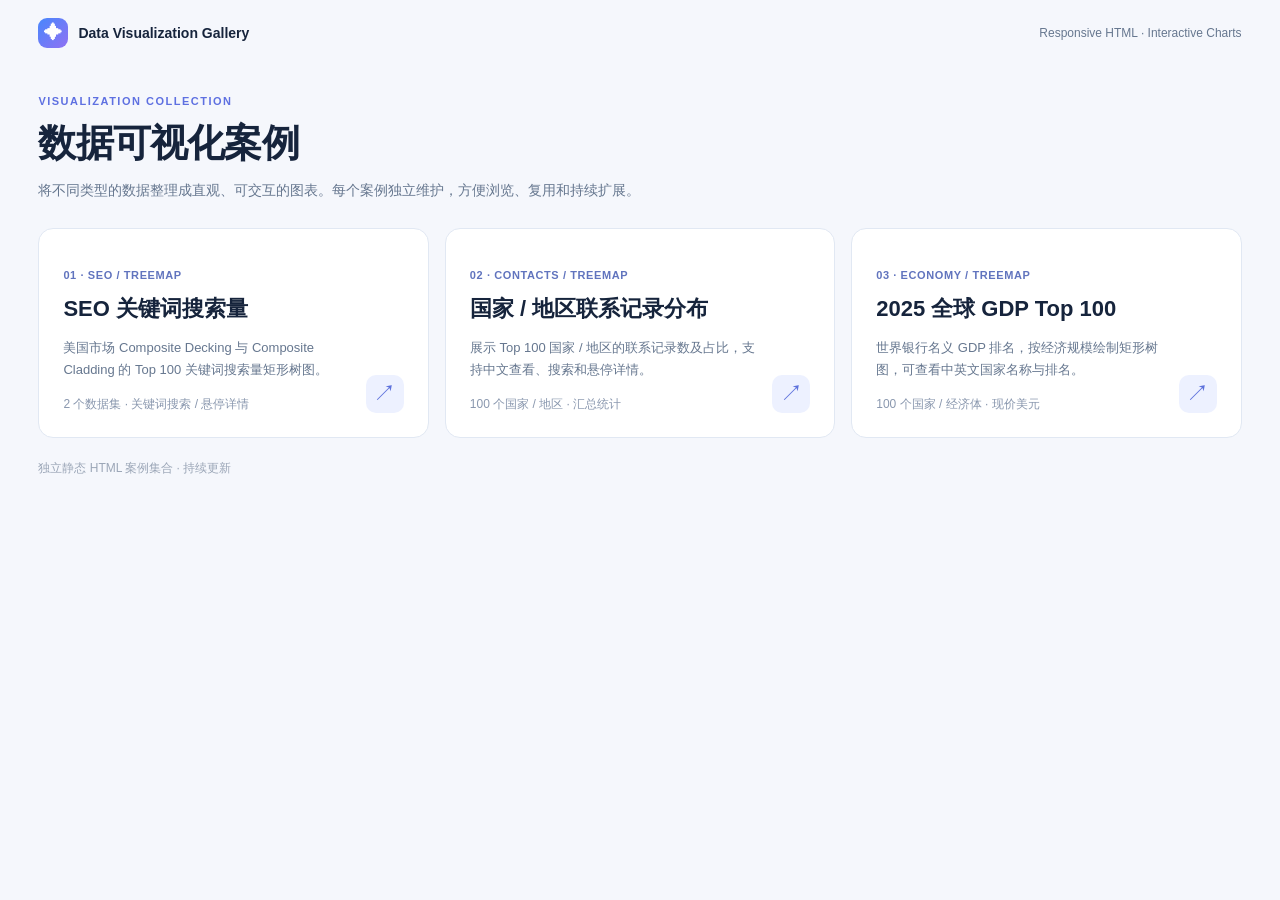
<file: index.html>
<!DOCTYPE html>
<html lang="zh-CN">
<head>
  <meta charset="UTF-8">
  <meta name="viewport" content="width=device-width, initial-scale=1">
  <meta name="description" content="数据可视化案例集合：以独立 HTML 页面展示 SEO 关键词、询盘等数据，持续扩展。">
  <title>Data Visualization Gallery · 数据可视化案例</title>
  <link rel="stylesheet" href="assets/gallery.css">
</head>
<body>
  <main class="gallery">
    <header class="header">
      <div class="brand"><span class="mark" aria-hidden="true">✦</span>Data Visualization Gallery</div>
      <div class="header-note">Responsive HTML · Interactive Charts</div>
    </header>
    <section class="intro" aria-labelledby="page-title">
      <p class="eyebrow">VISUALIZATION COLLECTION</p>
      <h1 id="page-title">数据可视化案例</h1>
      <p>将不同类型的数据整理成直观、可交互的图表。每个案例独立维护，方便浏览、复用和持续扩展。</p>
    </section>
    <section class="cases" aria-label="案例列表">
      <a class="case" href="seo-keywords/index.html">
        <div class="case-text"><span class="tag">01 · SEO / TREEMAP</span><h2>SEO 关键词搜索量</h2>
          <p>美国市场 Composite Decking 与 Composite Cladding 的 Top 100 关键词搜索量矩形树图。</p>
          <span class="case-meta">2 个数据集 · 关键词搜索 / 悬停详情</span>
        </div>
        <span class="arrow" aria-hidden="true">↗</span>
      </a>
      <a class="case" href="country-distribution/index.html">
        <div class="case-text"><span class="tag">02 · CONTACTS / TREEMAP</span><h2>国家 / 地区联系记录分布</h2>
          <p>展示 Top 100 国家 / 地区的联系记录数及占比，支持中文查看、搜索和悬停详情。</p>
          <span class="case-meta">100 个国家 / 地区 · 汇总统计</span>
        </div><span class="arrow" aria-hidden="true">↗</span>
      </a>
      <a class="case" href="gdp-ranking/index.html"><div class="case-text"><span class="tag">03 · ECONOMY / TREEMAP</span><h2>2025 全球 GDP Top 100</h2><p>世界银行名义 GDP 排名，按经济规模绘制矩形树图，可查看中英文国家名称与排名。</p><span class="case-meta">100 个国家 / 经济体 · 现价美元</span></div><span class="arrow" aria-hidden="true">↗</span></a>
    </section>
    <footer class="foot">独立静态 HTML 案例集合 · 持续更新</footer>
  </main>
</body>
</html>
</file>
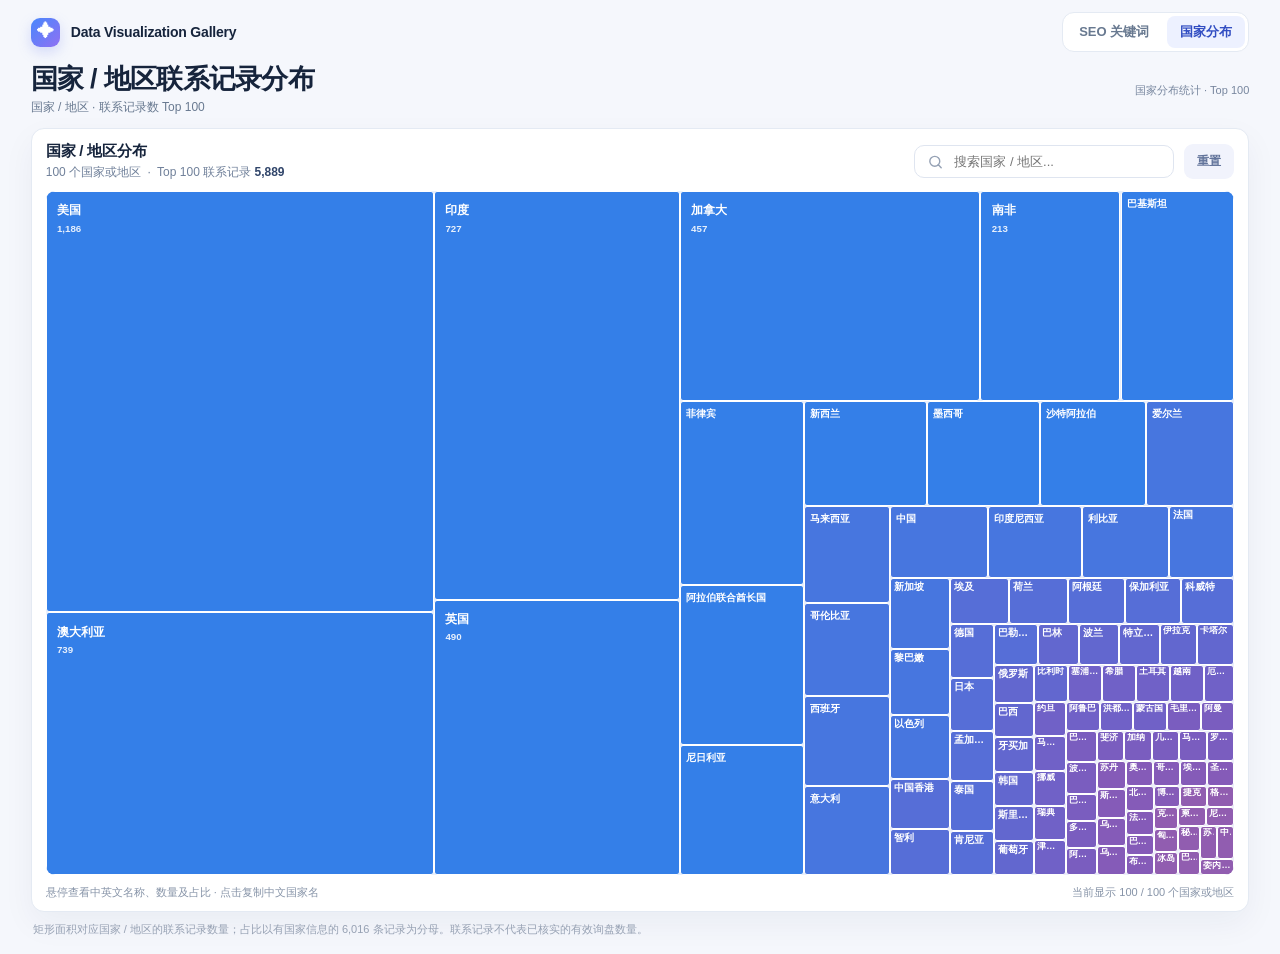
<file: country-distribution/index.html>
<!DOCTYPE html>
<html lang="zh-CN">
<head><meta charset="utf-8"><meta name="viewport" content="width=device-width,initial-scale=1"><meta name="color-scheme" content="light"><meta name="description" content="国家 / 地区联系记录分布矩形树图：中文展示 Top 100 国家，按联系记录数计算面积。"><title>国家 / 地区联系记录分布 | Data Visualization Gallery</title><link rel="stylesheet" href="css/style.css?v=20261106-2"></head>
<body><main class="site">
<nav class="nav" aria-label="主导航"><a class="brand" href="../index.html"><span class="brand-mark" aria-hidden="true">✦</span>Data Visualization Gallery</a><div class="nav-links"><a href="../seo-keywords/index.html">SEO 关键词</a><a href="index.html" aria-current="page">国家分布</a></div></nav>
<header class="intro"><div><h1>国家 / 地区联系记录分布</h1><p class="subtitle">国家 / 地区 · 联系记录数 Top 100</p></div><span class="source">国家分布统计 · Top 100</span></header>
<section class="visual-panel" aria-label="国家 / 地区联系记录分布矩形树图"><div class="panel-head"><div class="panel-title"><h2>国家 / 地区分布</h2><p><span id="top-count">100</span> 个国家或地区 <span class="meta-separator">·</span> Top 100 联系记录 <strong id="top-volume">—</strong></p></div><div class="controls"><label class="search-wrap"><svg width="17" height="17" viewBox="0 0 24 24" fill="none" stroke="currentColor" stroke-width="2" stroke-linecap="round" aria-hidden="true"><circle cx="11" cy="11" r="7"></circle><path d="m20 20-4-4"></path></svg><input id="keyword-search" class="search" type="search" placeholder="搜索国家 / 地区..." autocomplete="off" aria-label="搜索国家或地区（支持中英文）"></label><button id="reset-search" class="clear" type="button">重置</button></div></div>
<div id="treemap" class="treemap" role="group" aria-label="按联系记录数计算面积的国家分布矩形树图"></div><div class="panel-foot"><span class="tip">悬停查看中英文名称、数量及占比 · 点击复制中文国家名</span><span id="visible-count">当前显示 100 / 100</span><span id="status" class="status" role="status" aria-live="polite"></span></div></section>
<p class="bottom-note">矩形面积对应国家 / 地区的联系记录数量；占比以有国家信息的 6,016 条记录为分母。联系记录不代表已核实的有效询盘数量。</p>
</main><div class="tooltip" id="tooltip" role="tooltip" aria-hidden="true"><div class="tip-keyword" id="tip-keyword"></div><div class="tip-en" id="tip-en"></div><div class="tip-line"></div><div class="tip-stat"><span>联系人记录数</span><strong id="tip-volume"></strong></div><div class="tip-stat tip-share"><span>占有国家信息的记录</span><strong id="tip-share"></strong></div></div>
<script src="data/countries.js"></script><script src="js/app.js?v=20261106-2"></script></body></html>
</file>
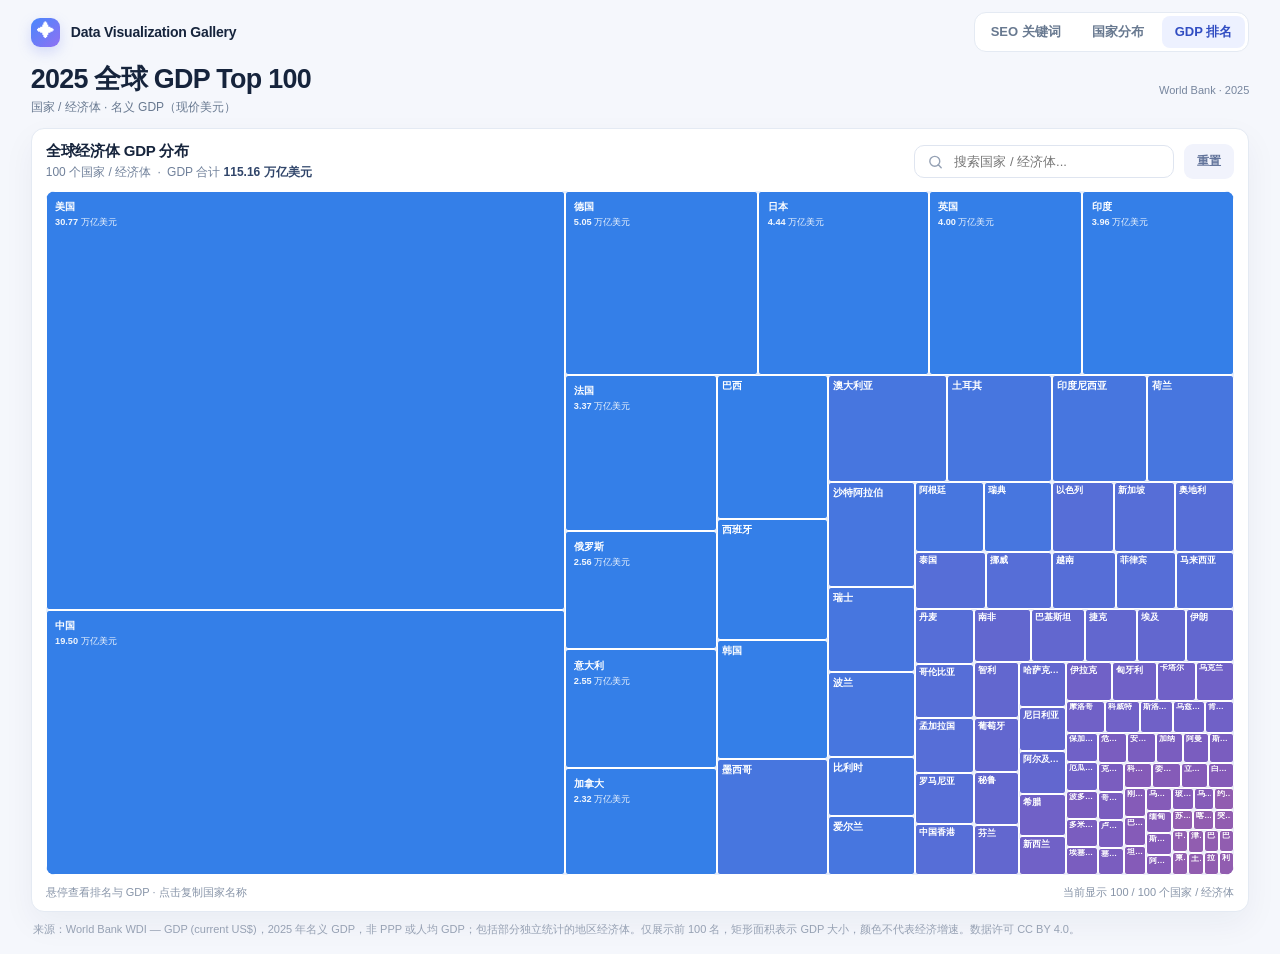
<file: gdp-ranking/index.html>
<!DOCTYPE html><html lang="zh-CN"><head><meta charset="utf-8"><meta name="viewport" content="width=device-width,initial-scale=1"><meta name="description" content="世界银行2025年名义GDP前100国家及经济体可视化矩形树图。"><title>全球 GDP Top 100 | Data Visualization Gallery</title><link rel="stylesheet" href="css/style.css?v=2025"></head>
<body><main class="site"><nav class="nav" aria-label="主导航"><a class="brand" href="../index.html"><span class="brand-mark">✦</span>Data Visualization Gallery</a><div class="nav-links"><a href="../seo-keywords/index.html">SEO 关键词</a><a href="../country-distribution/index.html">国家分布</a><a href="index.html" aria-current="page">GDP 排名</a></div></nav>
<header class="intro"><div><h1>2025 全球 GDP Top 100</h1><p class="subtitle">国家 / 经济体 · 名义 GDP（现价美元）</p></div><span class="source">World Bank · 2025</span></header>
<section class="visual-panel" aria-label="GDP 排名矩形树图"><div class="panel-head"><div class="panel-title"><h2>全球经济体 GDP 分布</h2><p><span id="top-count">100</span> 个国家 / 经济体 <span class="meta-separator">·</span> GDP 合计 <strong id="top-volume">—</strong></p></div><div class="controls"><label class="search-wrap"><svg width="17" height="17" viewBox="0 0 24 24" fill="none" stroke="currentColor" stroke-width="2" stroke-linecap="round"><circle cx="11" cy="11" r="7"></circle><path d="m20 20-4-4"></path></svg><input id="keyword-search" class="search" type="search" placeholder="搜索国家 / 经济体..." autocomplete="off" aria-label="中英文搜索国家或经济体"></label><button id="reset-search" class="clear" type="button">重置</button></div></div><div id="treemap" class="treemap" role="group" aria-label="2025名义GDP矩形树图"></div><div class="panel-foot"><span class="tip">悬停查看排名与 GDP · 点击复制国家名称</span><span id="visible-count">当前显示 100 / 100</span><span id="status" class="status" aria-live="polite"></span></div></section>
<p class="bottom-note">来源：<a href="https://data.worldbank.org/indicator/NY.GDP.MKTP.CD" target="_blank" rel="noopener noreferrer">World Bank WDI — GDP (current US$)</a>，2025 年名义 GDP，非 PPP 或人均 GDP；包括部分独立统计的地区经济体。仅展示前 100 名，矩形面积表示 GDP 大小，颜色不代表经济增速。数据许可 CC BY 4.0。</p>
</main><div class="tooltip" id="tooltip" role="tooltip" aria-hidden="true"><div class="tip-keyword" id="tip-keyword"></div><div class="tip-en" id="tip-en"></div><div class="tip-line"></div><div class="tip-stat"><span>名义 GDP</span><strong id="tip-volume"></strong></div><div class="tip-stat tip-share"><span>榜单排名</span><strong id="tip-rank"></strong></div><div class="tip-stat tip-share"><span>占 Top 100 合计</span><strong id="tip-share"></strong></div></div><script src="data/gdp.js?v=2025"></script><script src="js/app.js?v=2025"></script></body></html>
</file>
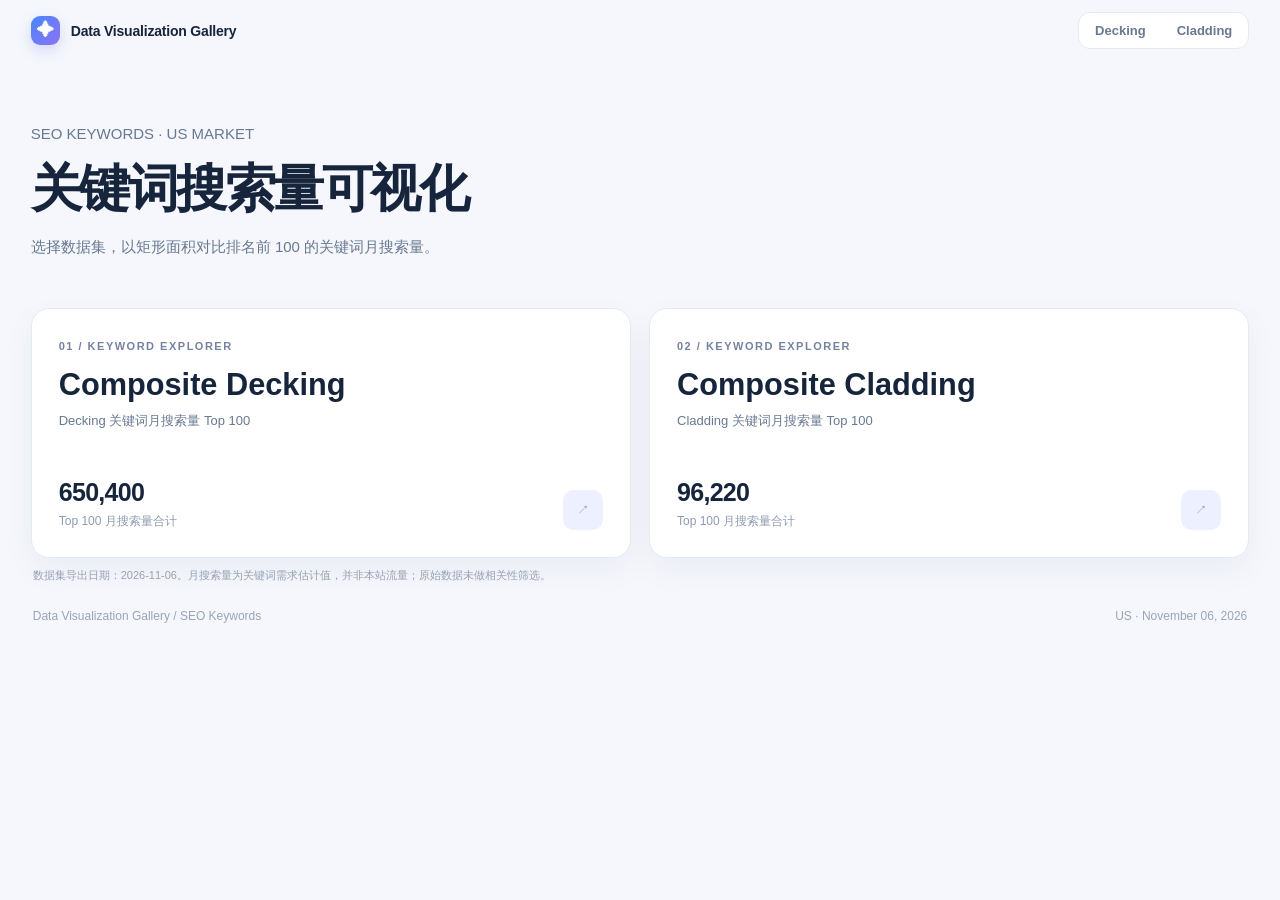
<file: seo-keywords/index.html>
<!DOCTYPE html><html lang="zh-CN"><head><meta charset="UTF-8"><meta name="viewport" content="width=device-width,initial-scale=1"><meta name="color-scheme" content="light"><meta name="description" content="美国市场关键词月搜索量矩形树图，包含 Decking 与 Cladding 两组 Top 100 数据。"><title>SEO Keywords | Data Visualization Gallery</title><link rel="stylesheet" href="css/style.css"></head><body><main class="site"><nav class="nav"><a class="brand" href="index.html"><span class="brand-mark" aria-hidden="true">✦</span>Data Visualization Gallery</a><div class="nav-links"><a href="decking.html">Decking</a><a href="cladding.html">Cladding</a></div></nav><section class="home-hero"><p class="eyebrow">SEO KEYWORDS · US MARKET</p><h1>关键词搜索量可视化</h1><p>选择数据集，以矩形面积对比排名前 100 的关键词月搜索量。</p></section><section class="home-grid"><a class="home-card" href="decking.html"><div><span class="card-overline">01 / Keyword Explorer</span><h2>Composite Decking</h2><p>Decking 关键词月搜索量 Top 100</p></div><div class="card-bottom"><div><strong>650,400</strong><span>Top 100 月搜索量合计</span></div><span class="arrow" aria-hidden="true">↗</span></div></a><a class="home-card" href="cladding.html"><div><span class="card-overline">02 / Keyword Explorer</span><h2>Composite Cladding</h2><p>Cladding 关键词月搜索量 Top 100</p></div><div class="card-bottom"><div><strong>96,220</strong><span>Top 100 月搜索量合计</span></div><span class="arrow" aria-hidden="true">↗</span></div></a></section><p class="bottom-note">数据集导出日期：2026-11-06。月搜索量为关键词需求估计值，并非本站流量；原始数据未做相关性筛选。</p><footer class="footer"><span>Data Visualization Gallery / SEO Keywords</span><span>US · November 06, 2026</span></footer></main></body></html>
</file>
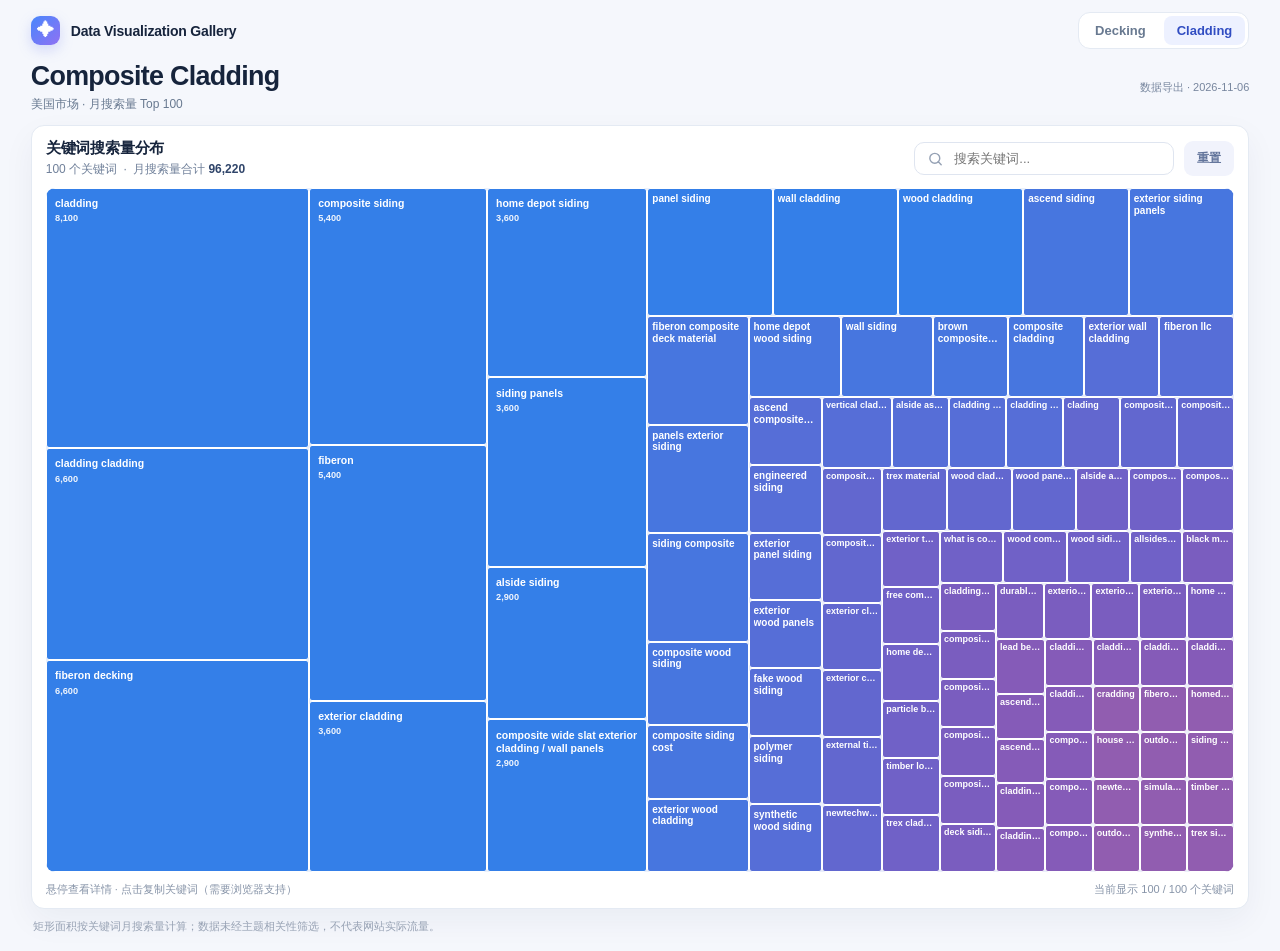
<file: seo-keywords/cladding.html>
<!DOCTYPE html>
<html lang="zh-CN"><head><meta charset="UTF-8"><meta name="viewport" content="width=device-width,initial-scale=1"><meta name="color-scheme" content="light"><meta name="description" content="Composite Cladding 美国市场搜索量排名前 100 的关键词矩形树图，支持搜索、悬停查看与点击复制。"><title>Composite Cladding Keywords | Data Visualization Gallery</title><link rel="stylesheet" href="css/style.css"></head>
<body><main class="site"><nav class="nav" aria-label="主导航"><a class="brand" href="../index.html"><span class="brand-mark" aria-hidden="true">✦</span>Data Visualization Gallery</a><div class="nav-links"><a href="decking.html" >Decking</a><a href="cladding.html" aria-current="page">Cladding</a></div></nav>
<header class="intro"><div><h1>Composite Cladding</h1><p class="subtitle">美国市场 · 月搜索量 Top 100</p></div><span class="source">数据导出 · 2026-11-06</span></header>
<section class="visual-panel" aria-label="关键词矩形树图"><div class="panel-head"><div class="panel-title"><h2>关键词搜索量分布</h2><p><span id="top-count">100</span> 个关键词 <span class="meta-separator">·</span> 月搜索量合计 <strong id="top-volume">—</strong></p></div><div class="controls"><label class="search-wrap"><svg width="17" height="17" viewBox="0 0 24 24" fill="none" stroke="currentColor" stroke-width="2" stroke-linecap="round" aria-hidden="true"><circle cx="11" cy="11" r="7"></circle><path d="m20 20-4-4"></path></svg><input id="keyword-search" class="search" type="search" placeholder="搜索关键词..." autocomplete="off" aria-label="搜索关键词"></label><button id="reset-search" class="clear" type="button">重置</button></div></div>
<div id="treemap" class="treemap" role="group" aria-label="关键词月搜索量矩形树图"></div><div class="panel-foot"><span class="tip">悬停查看详情 · 点击复制关键词（需要浏览器支持）</span><span id="visible-count">当前显示 100 / 100</span><span class="status" id="status" role="status" aria-live="polite"></span></div></section>
<p class="bottom-note">矩形面积按关键词月搜索量计算；数据未经主题相关性筛选，不代表网站实际流量。</p></main>
<div class="tooltip" id="tooltip" role="tooltip" aria-hidden="true"><div class="tip-keyword" id="tip-keyword"></div><div class="tip-line"></div><div class="tip-stat"><span>月搜索量</span><strong id="tip-volume"></strong></div></div>
<script src="data/cladding.js"></script><script src="js/app.js"></script></body></html>
</file>
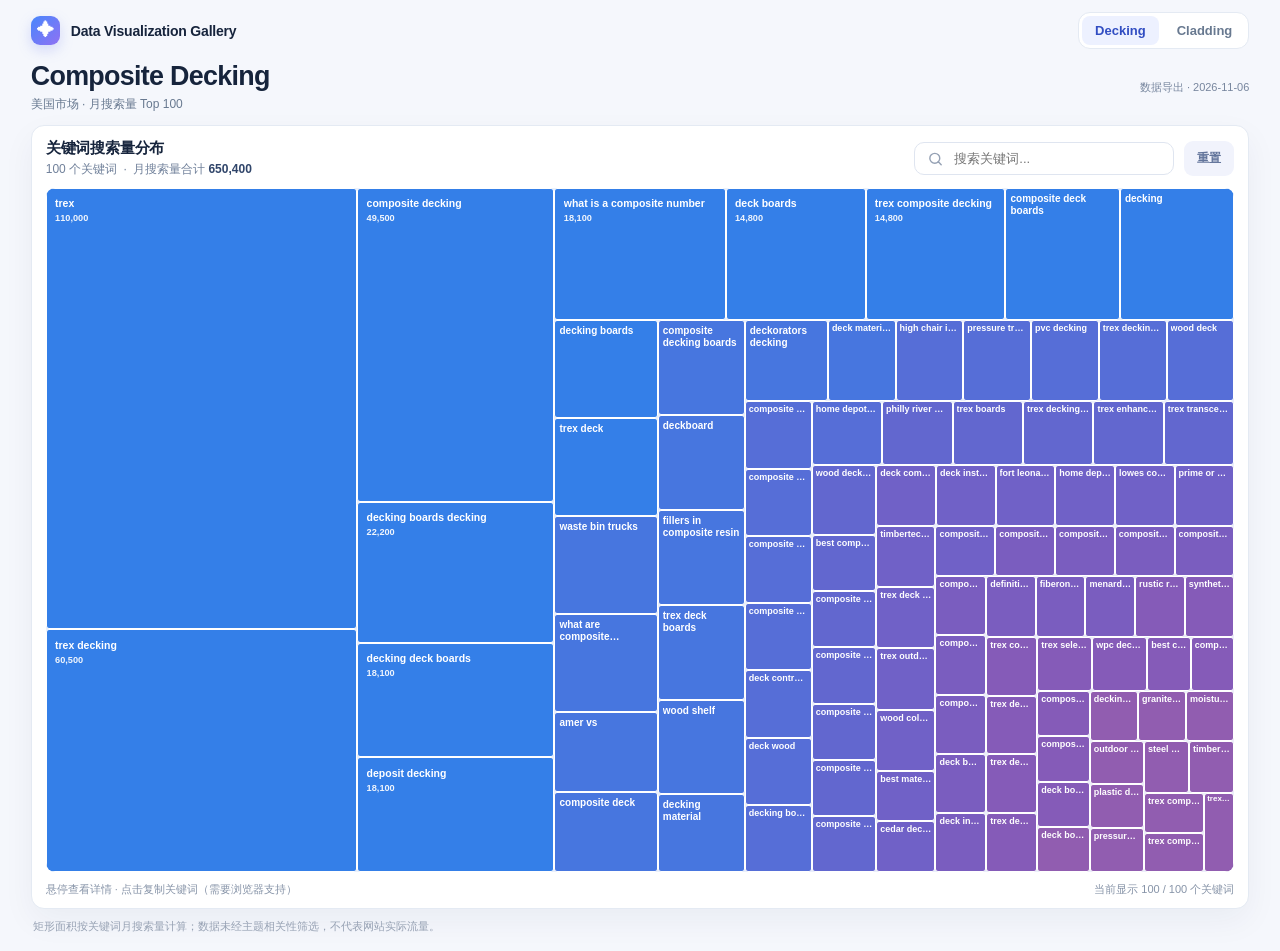
<file: seo-keywords/decking.html>
<!DOCTYPE html>
<html lang="zh-CN"><head><meta charset="UTF-8"><meta name="viewport" content="width=device-width,initial-scale=1"><meta name="color-scheme" content="light"><meta name="description" content="Composite Decking 美国市场搜索量排名前 100 的关键词矩形树图，支持搜索、悬停查看与点击复制。"><title>Composite Decking Keywords | Data Visualization Gallery</title><link rel="stylesheet" href="css/style.css"></head>
<body><main class="site"><nav class="nav" aria-label="主导航"><a class="brand" href="../index.html"><span class="brand-mark" aria-hidden="true">✦</span>Data Visualization Gallery</a><div class="nav-links"><a href="decking.html" aria-current="page">Decking</a><a href="cladding.html" >Cladding</a></div></nav>
<header class="intro"><div><h1>Composite Decking</h1><p class="subtitle">美国市场 · 月搜索量 Top 100</p></div><span class="source">数据导出 · 2026-11-06</span></header>
<section class="visual-panel" aria-label="关键词矩形树图"><div class="panel-head"><div class="panel-title"><h2>关键词搜索量分布</h2><p><span id="top-count">100</span> 个关键词 <span class="meta-separator">·</span> 月搜索量合计 <strong id="top-volume">—</strong></p></div><div class="controls"><label class="search-wrap"><svg width="17" height="17" viewBox="0 0 24 24" fill="none" stroke="currentColor" stroke-width="2" stroke-linecap="round" aria-hidden="true"><circle cx="11" cy="11" r="7"></circle><path d="m20 20-4-4"></path></svg><input id="keyword-search" class="search" type="search" placeholder="搜索关键词..." autocomplete="off" aria-label="搜索关键词"></label><button id="reset-search" class="clear" type="button">重置</button></div></div>
<div id="treemap" class="treemap" role="group" aria-label="关键词月搜索量矩形树图"></div><div class="panel-foot"><span class="tip">悬停查看详情 · 点击复制关键词（需要浏览器支持）</span><span id="visible-count">当前显示 100 / 100</span><span class="status" id="status" role="status" aria-live="polite"></span></div></section>
<p class="bottom-note">矩形面积按关键词月搜索量计算；数据未经主题相关性筛选，不代表网站实际流量。</p></main>
<div class="tooltip" id="tooltip" role="tooltip" aria-hidden="true"><div class="tip-keyword" id="tip-keyword"></div><div class="tip-line"></div><div class="tip-stat"><span>月搜索量</span><strong id="tip-volume"></strong></div></div>
<script src="data/decking.js"></script><script src="js/app.js"></script></body></html>
</file>
<file: assets/gallery.css>
:root{color-scheme:light;--ink:#16243c;--muted:#66778f;--line:#e1e8f3;--bg:#f5f7fc}*{box-sizing:border-box}body{margin:0;background:var(--bg);color:var(--ink);font-family:Inter,-apple-system,BlinkMacSystemFont,"Segoe UI","Microsoft YaHei",sans-serif;-webkit-font-smoothing:antialiased}a{text-decoration:none;color:inherit}.gallery{padding:18px clamp(14px,3vw,48px) 30px;max-width:1600px;margin:auto}.header{display:flex;align-items:center;justify-content:space-between;gap:16px;flex-wrap:wrap}.brand{display:flex;align-items:center;gap:10px;font-size:14px;font-weight:800}.mark{display:grid;place-items:center;width:30px;height:30px;border-radius:9px;background:linear-gradient(135deg,#4887fc,#9071f3);color:#fff;font-size:18px}.header-note{color:var(--muted);font-size:12px}.intro{padding:36px 0 25px}.eyebrow{font-size:11px;letter-spacing:1.5px;color:#5e70e1;font-weight:800}.intro h1{font-size:clamp(28px,3vw,42px);letter-spacing:-.8px;margin:10px 0}.intro>p:last-child{font-size:14px;line-height:1.7;color:var(--muted);max-width:750px;margin:0}.cases{display:grid;grid-template-columns:repeat(auto-fit,minmax(min(100%,380px),1fr));gap:16px}.case{background:#fff;border:1px solid var(--line);padding:24px;border-radius:15px;display:flex;align-items:end;justify-content:space-between;min-height:210px;gap:15px;transition:transform .15s,box-shadow .15s}.case:hover{transform:translateY(-2px);box-shadow:0 12px 28px #27395c12}.case:focus-visible{outline:3px solid #798cf0;outline-offset:3px}.tag{font-size:11px;color:#6174be;font-weight:800;letter-spacing:.6px}.case h2{font-size:22px;line-height:1.3;margin:12px 0}.case p{color:var(--muted);font-size:13px;line-height:1.7;max-width:470px}.case-meta{font-size:12px;color:#8997ae}.arrow{flex:none;width:38px;height:38px;background:#edf1ff;border-radius:10px;display:grid;place-items:center;color:#5e72dc;font-size:23px}.foot{margin-top:22px;color:#9ba6b7;font-size:12px}@media(max-width:540px){.gallery{padding:12px 12px 24px}.header-note{display:none}.intro{padding:24px 0 22px}.case{min-height:205px;padding:19px}.case h2{font-size:20px}}
</file>
<file: country-distribution/css/style.css>
:root{color-scheme:light;--ink:#16243c;--muted:#687990;--line:#e4eaf3;--blue:#497bff;--page:#f5f7fc;--purple:#8872f4;--white:#fff;--shadow:0 12px 32px rgba(28,45,84,.05)}*{box-sizing:border-box}html{scroll-behavior:smooth}body{margin:0;font-family:Inter,-apple-system,BlinkMacSystemFont,"Segoe UI","Microsoft YaHei",sans-serif;background:var(--page);color:var(--ink);-webkit-font-smoothing:antialiased}button,input{font:inherit}a{color:inherit;text-decoration:none}.site{padding:24px clamp(16px,2.4vw,42px) 46px;width:100%;max-width:2100px;margin:0 auto}.nav{display:flex;align-items:center;justify-content:space-between;gap:16px;margin-bottom:28px;flex-wrap:wrap}.brand{display:flex;align-items:center;gap:11px;font-size:14px;font-weight:800;letter-spacing:-.2px}.brand-mark{width:35px;height:35px;background:linear-gradient(135deg,#4887fc,#9071f3);border-radius:11px;color:white;display:grid;place-items:center;font-size:20px;box-shadow:0 5px 13px #7d8cf148}.nav-links{display:flex;gap:5px;background:#fff;padding:5px;border:1px solid var(--line);border-radius:12px}.nav-links a{padding:9px 15px;border-radius:8px;font-weight:650;font-size:13px;color:var(--muted);transition:.15s}.nav-links a:hover,.nav-links a[aria-current=page]{color:#314dc2;background:#edf1ff}.intro{display:flex;align-items:end;justify-content:space-between;gap:20px;flex-wrap:wrap;margin-bottom:23px}.intro h1{font-size:clamp(28px,2.5vw,42px);line-height:1.14;letter-spacing:-1.25px;margin:0 0 10px;font-weight:810}.subtitle{color:var(--muted);font-size:14px;line-height:1.65;margin:0}.source{display:flex;gap:8px;align-items:center;white-space:nowrap;color:#77869e;font-size:12px}.visual-panel{border:1px solid var(--line);border-radius:16px;background:white;padding:21px 20px 20px;box-shadow:var(--shadow)}.panel-head{display:flex;align-items:center;justify-content:space-between;gap:16px;flex-wrap:wrap;margin-bottom:16px}.panel-title{display:flex;flex-direction:column;gap:5px}.panel-title h2{margin:0;font-size:17px;letter-spacing:-.2px}.panel-title p{margin:0;color:#8b97a9;font-size:12px}.controls{display:flex;align-items:center;flex-wrap:wrap;gap:10px}.search-wrap{position:relative}.search-wrap svg{position:absolute;left:13px;top:50%;transform:translateY(-50%);pointer-events:none;color:#95a1b4}.search{width:min(260px,70vw);padding:11px 12px 11px 39px;border:1px solid #dfe5f0;border-radius:10px;color:#23344d;outline:none;font-size:13px;background:#fff;transition:border-color .15s,box-shadow .15s}.search:focus{border-color:#8d9cf6;box-shadow:0 0 0 3px #8495f021}.clear{background:#f1f3fc;border:1px solid transparent;color:#62749b;border-radius:9px;padding:10px 13px;font-size:12px;font-weight:750;cursor:pointer}.clear:hover{background:#e6ebfe}.treemap{width:100%;height:clamp(560px,62vw,850px);position:relative;overflow:hidden;border-radius:9px;background:#eaf0fb;isolation:isolate;touch-action:pan-y}.tile{position:absolute;display:flex;flex-direction:column;align-items:flex-start;text-align:left;justify-content:flex-start;gap:4px;padding:clamp(6px,.8vw,14px);border:1.5px solid white;outline-offset:-4px;border-radius:3px;overflow:hidden;cursor:pointer;transition:filter .16s,opacity .16s;min-width:0;min-height:0}.tile:hover,.tile:focus-visible{filter:brightness(1.075);z-index:2;outline:2px solid white}.tile-title{font-weight:780;font-size:clamp(10px,.95vw,15px);line-height:1.35;display:-webkit-box;-webkit-line-clamp:2;-webkit-box-orient:vertical;overflow:hidden;overflow-wrap:anywhere;max-width:100%;pointer-events:none}.tile-value{font-size:clamp(9px,.76vw,12px);font-weight:570;opacity:.88;pointer-events:none}.tile.tiny{padding:0}.tile.small{padding:5px}.tile.small .tile-title{font-size:10px;-webkit-line-clamp:1}.tile.small .tile-value{display:none}.tile.tiny>*{display:none}.tooltip{position:fixed;z-index:1000;max-width:min(330px,calc(100vw - 24px));min-width:220px;pointer-events:none;background:#fff;color:#1d2941;border:1px solid #dfe6f1;border-radius:12px;padding:15px 17px;box-shadow:0 16px 45px #12214a35;opacity:0;transform:translateY(5px);transition:opacity .1s,transform .1s}.tooltip.visible{opacity:1;transform:translateY(0)}.tip-keyword{font-size:15px;line-height:1.4;font-weight:780;overflow-wrap:anywhere}.tip-line{height:1px;background:#e7edf5;margin:11px 0}.tip-stat{display:flex;align-items:baseline;justify-content:space-between;gap:12px;color:#718098;font-size:12px}.tip-stat strong{font-size:18px;color:#182844;font-variant-numeric:tabular-nums}.panel-foot{display:flex;align-items:center;justify-content:space-between;gap:12px;flex-wrap:wrap;margin-top:14px;color:#8794a8;font-size:12px}.panel-foot .tip{display:flex;align-items:center;gap:7px}.status{color:#6377a0;font-weight:650}.empty{height:100%;display:grid;place-items:center;text-align:center;color:#63738e;font-size:14px;padding:20px}.bottom-note{font-size:12px;color:#96a1b3;margin:18px 3px 0;line-height:1.7}.bottom-note strong{color:#687990}.footer{display:flex;justify-content:space-between;gap:16px;flex-wrap:wrap;padding:25px 2px 0;font-size:12px;color:#99a5b5}.home-hero{max-width:760px;padding:45px 0 34px}.home-hero h1{font-size:clamp(36px,4vw,60px);letter-spacing:-2.5px;line-height:1.06;margin:0 0 18px}.home-hero p{color:var(--muted);line-height:1.7;font-size:15px}.home-grid{display:grid;grid-template-columns:1fr 1fr;gap:18px}.home-card{background:white;border:1px solid var(--line);border-radius:18px;padding:27px;min-height:250px;display:flex;flex-direction:column;justify-content:space-between;box-shadow:var(--shadow);transition:transform .15s,box-shadow .15s}.home-card:hover{transform:translateY(-3px);box-shadow:0 18px 32px #27395c12}.card-overline{font-size:11px;letter-spacing:1.5px;font-weight:750;color:#7682a1;text-transform:uppercase}.home-card h2{font-size:clamp(22px,2.4vw,32px);margin:13px 0 9px}.home-card p{color:var(--muted);margin:0;font-size:13px}.home-card .card-bottom{display:flex;align-items:end;justify-content:space-between;margin-top:35px}.home-card .card-bottom strong{display:block;font-size:25px;margin-bottom:4px;letter-spacing:-.7px}.home-card .card-bottom span{font-size:12px;color:#8d9bb0}.arrow{background:#edf1ff;color:#5a70df;width:40px;height:40px;display:grid;place-items:center;border-radius:11px;font-size:22px}@media(max-width:820px){.site{padding:18px 16px 32px}.nav{margin-bottom:25px}.intro{align-items:start}.visual-panel{padding:11px}.treemap{height:980px}.tile{padding:5px}.tile-title{font-size:10px}.tile-value{font-size:9px}.panel-foot{font-size:11px}.home-hero{padding:35px 0 24px}.home-hero h1{font-size:36px;letter-spacing:-1.4px}.home-card{min-height:210px}}

/* v1.1 — Chart-first layout. Shared by decking.html and cladding.html. */
.site{padding-top:12px;padding-bottom:16px;max-width:none}
.nav{margin-bottom:12px}
.brand-mark{width:29px;height:29px;border-radius:9px;font-size:17px}
.nav-links{padding:3px}.nav-links a{padding:7px 13px}
.intro{margin-bottom:12px;align-items:center;gap:10px}
.intro h1{font-size:clamp(23px,2.1vw,32px);letter-spacing:-.7px;margin:0 0 4px}
.subtitle{font-size:12px;line-height:1.45}
.source{font-size:11px}
.visual-panel{padding:13px 14px 10px;border-radius:13px}
.panel-head{margin-bottom:10px;gap:10px}
.panel-title{gap:3px}.panel-title h2{font-size:15px}
.panel-title p{font-size:12px;color:#70809a}.panel-title p strong{color:#30456a;font-weight:750}
.meta-separator{margin:0 3px}
.search{padding-top:8px;padding-bottom:8px}.clear{padding:8px 12px}
.treemap{height:clamp(590px,76vh,990px)}
.panel-foot{margin-top:8px;font-size:11px;min-height:18px}
.status:empty{display:none}
.bottom-note{font-size:11px;margin:9px 2px 0;line-height:1.5}
@media(max-width:820px){.site{padding:12px 12px 20px}.nav{margin-bottom:12px}.intro{margin-bottom:12px}.visual-panel{padding:10px}.treemap{height:clamp(600px,72vh,880px)}.panel-head{align-items:center}.controls{width:auto}.search-wrap{width:auto;flex:auto}.search{width:min(260px,45vw)}}
@media(max-width:520px){.site{padding:10px 9px 14px}.nav{margin-bottom:12px}.brand{font-size:12px;gap:6px}.brand-mark{width:26px;height:26px}.nav-links a{font-size:11px;padding:7px 8px}.intro h1{font-size:23px}.subtitle{font-size:11px}.source{font-size:10px}.visual-panel{padding:8px}.panel-head{align-items:stretch}.panel-title h2{font-size:14px}.controls{width:100%}.search-wrap{width:auto;flex:1}.search{width:100%}.treemap{height:clamp(580px,74vh,800px)}.panel-foot{font-size:10px}.bottom-note{font-size:10px}}

/* Country distribution case */
.tile-title{overflow-wrap:break-word}.tip-en{color:#7788a0;font-size:12px;margin-top:3px}.tip-share{margin-top:7px}

/* Small country tiles: keep labels visible when geometry allows. */
.tile.tiny{padding:2px 3px;gap:0}
.tile.tiny .tile-title{display:block;font-size:10px;line-height:1.2;font-weight:750;white-space:nowrap;overflow:hidden;text-overflow:ellipsis;-webkit-line-clamp:unset;max-width:100%}
.tile.tiny .tile-value{display:none}
.tile.micro{padding:1px 2px}
.tile.micro .tile-title{font-size:9px;line-height:1.1}
.tile.unlabeled>*{display:none}
@media(max-width:520px){.tile.tiny .tile-title{font-size:9px}.tile.micro .tile-title{font-size:8px}}

/* Consistent white lettering on every country tile. */
.treemap .tile,.treemap .tile .tile-title,.treemap .tile .tile-value{color:#fff}

/* Apply text color to country tile labels at all sizes. */
.treemap .tile .tile-title,.treemap .tile .tile-value{color:#fff !important}
</file>
<file: gdp-ranking/css/style.css>
:root{color-scheme:light;--ink:#16243c;--muted:#687990;--line:#e4eaf3;--blue:#497bff;--page:#f5f7fc;--purple:#8872f4;--white:#fff;--shadow:0 12px 32px rgba(28,45,84,.05)}*{box-sizing:border-box}html{scroll-behavior:smooth}body{margin:0;font-family:Inter,-apple-system,BlinkMacSystemFont,"Segoe UI","Microsoft YaHei",sans-serif;background:var(--page);color:var(--ink);-webkit-font-smoothing:antialiased}button,input{font:inherit}a{color:inherit;text-decoration:none}.site{padding:24px clamp(16px,2.4vw,42px) 46px;width:100%;max-width:2100px;margin:0 auto}.nav{display:flex;align-items:center;justify-content:space-between;gap:16px;margin-bottom:28px;flex-wrap:wrap}.brand{display:flex;align-items:center;gap:11px;font-size:14px;font-weight:800;letter-spacing:-.2px}.brand-mark{width:35px;height:35px;background:linear-gradient(135deg,#4887fc,#9071f3);border-radius:11px;color:white;display:grid;place-items:center;font-size:20px;box-shadow:0 5px 13px #7d8cf148}.nav-links{display:flex;gap:5px;background:#fff;padding:5px;border:1px solid var(--line);border-radius:12px}.nav-links a{padding:9px 15px;border-radius:8px;font-weight:650;font-size:13px;color:var(--muted);transition:.15s}.nav-links a:hover,.nav-links a[aria-current=page]{color:#314dc2;background:#edf1ff}.intro{display:flex;align-items:end;justify-content:space-between;gap:20px;flex-wrap:wrap;margin-bottom:23px}.intro h1{font-size:clamp(28px,2.5vw,42px);line-height:1.14;letter-spacing:-1.25px;margin:0 0 10px;font-weight:810}.subtitle{color:var(--muted);font-size:14px;line-height:1.65;margin:0}.source{display:flex;gap:8px;align-items:center;white-space:nowrap;color:#77869e;font-size:12px}.visual-panel{border:1px solid var(--line);border-radius:16px;background:white;padding:21px 20px 20px;box-shadow:var(--shadow)}.panel-head{display:flex;align-items:center;justify-content:space-between;gap:16px;flex-wrap:wrap;margin-bottom:16px}.panel-title{display:flex;flex-direction:column;gap:5px}.panel-title h2{margin:0;font-size:17px;letter-spacing:-.2px}.panel-title p{margin:0;color:#8b97a9;font-size:12px}.controls{display:flex;align-items:center;flex-wrap:wrap;gap:10px}.search-wrap{position:relative}.search-wrap svg{position:absolute;left:13px;top:50%;transform:translateY(-50%);pointer-events:none;color:#95a1b4}.search{width:min(260px,70vw);padding:11px 12px 11px 39px;border:1px solid #dfe5f0;border-radius:10px;color:#23344d;outline:none;font-size:13px;background:#fff;transition:border-color .15s,box-shadow .15s}.search:focus{border-color:#8d9cf6;box-shadow:0 0 0 3px #8495f021}.clear{background:#f1f3fc;border:1px solid transparent;color:#62749b;border-radius:9px;padding:10px 13px;font-size:12px;font-weight:750;cursor:pointer}.clear:hover{background:#e6ebfe}.treemap{width:100%;height:clamp(560px,62vw,850px);position:relative;overflow:hidden;border-radius:9px;background:#eaf0fb;isolation:isolate;touch-action:pan-y}.tile{position:absolute;display:flex;flex-direction:column;align-items:flex-start;text-align:left;justify-content:flex-start;gap:4px;padding:clamp(6px,.8vw,14px);border:1.5px solid white;outline-offset:-4px;border-radius:3px;overflow:hidden;cursor:pointer;transition:filter .16s,opacity .16s;min-width:0;min-height:0}.tile:hover,.tile:focus-visible{filter:brightness(1.075);z-index:2;outline:2px solid white}.tile-title{font-weight:780;font-size:clamp(10px,.95vw,15px);line-height:1.35;display:-webkit-box;-webkit-line-clamp:2;-webkit-box-orient:vertical;overflow:hidden;overflow-wrap:anywhere;max-width:100%;pointer-events:none}.tile-value{font-size:clamp(9px,.76vw,12px);font-weight:570;opacity:.88;pointer-events:none}.tile.tiny{padding:0}.tile.small{padding:5px}.tile.small .tile-title{font-size:10px;-webkit-line-clamp:1}.tile.small .tile-value{display:none}.tile.tiny>*{display:none}.tooltip{position:fixed;z-index:1000;max-width:min(330px,calc(100vw - 24px));min-width:220px;pointer-events:none;background:#fff;color:#1d2941;border:1px solid #dfe6f1;border-radius:12px;padding:15px 17px;box-shadow:0 16px 45px #12214a35;opacity:0;transform:translateY(5px);transition:opacity .1s,transform .1s}.tooltip.visible{opacity:1;transform:translateY(0)}.tip-keyword{font-size:15px;line-height:1.4;font-weight:780;overflow-wrap:anywhere}.tip-line{height:1px;background:#e7edf5;margin:11px 0}.tip-stat{display:flex;align-items:baseline;justify-content:space-between;gap:12px;color:#718098;font-size:12px}.tip-stat strong{font-size:18px;color:#182844;font-variant-numeric:tabular-nums}.panel-foot{display:flex;align-items:center;justify-content:space-between;gap:12px;flex-wrap:wrap;margin-top:14px;color:#8794a8;font-size:12px}.panel-foot .tip{display:flex;align-items:center;gap:7px}.status{color:#6377a0;font-weight:650}.empty{height:100%;display:grid;place-items:center;text-align:center;color:#63738e;font-size:14px;padding:20px}.bottom-note{font-size:12px;color:#96a1b3;margin:18px 3px 0;line-height:1.7}.bottom-note strong{color:#687990}.footer{display:flex;justify-content:space-between;gap:16px;flex-wrap:wrap;padding:25px 2px 0;font-size:12px;color:#99a5b5}.home-hero{max-width:760px;padding:45px 0 34px}.home-hero h1{font-size:clamp(36px,4vw,60px);letter-spacing:-2.5px;line-height:1.06;margin:0 0 18px}.home-hero p{color:var(--muted);line-height:1.7;font-size:15px}.home-grid{display:grid;grid-template-columns:1fr 1fr;gap:18px}.home-card{background:white;border:1px solid var(--line);border-radius:18px;padding:27px;min-height:250px;display:flex;flex-direction:column;justify-content:space-between;box-shadow:var(--shadow);transition:transform .15s,box-shadow .15s}.home-card:hover{transform:translateY(-3px);box-shadow:0 18px 32px #27395c12}.card-overline{font-size:11px;letter-spacing:1.5px;font-weight:750;color:#7682a1;text-transform:uppercase}.home-card h2{font-size:clamp(22px,2.4vw,32px);margin:13px 0 9px}.home-card p{color:var(--muted);margin:0;font-size:13px}.home-card .card-bottom{display:flex;align-items:end;justify-content:space-between;margin-top:35px}.home-card .card-bottom strong{display:block;font-size:25px;margin-bottom:4px;letter-spacing:-.7px}.home-card .card-bottom span{font-size:12px;color:#8d9bb0}.arrow{background:#edf1ff;color:#5a70df;width:40px;height:40px;display:grid;place-items:center;border-radius:11px;font-size:22px}@media(max-width:820px){.site{padding:18px 16px 32px}.nav{margin-bottom:25px}.intro{align-items:start}.visual-panel{padding:11px}.treemap{height:980px}.tile{padding:5px}.tile-title{font-size:10px}.tile-value{font-size:9px}.panel-foot{font-size:11px}.home-hero{padding:35px 0 24px}.home-hero h1{font-size:36px;letter-spacing:-1.4px}.home-card{min-height:210px}}

/* v1.1 — Chart-first layout. Shared by decking.html and cladding.html. */
.site{padding-top:12px;padding-bottom:16px;max-width:none}
.nav{margin-bottom:12px}
.brand-mark{width:29px;height:29px;border-radius:9px;font-size:17px}
.nav-links{padding:3px}.nav-links a{padding:7px 13px}
.intro{margin-bottom:12px;align-items:center;gap:10px}
.intro h1{font-size:clamp(23px,2.1vw,32px);letter-spacing:-.7px;margin:0 0 4px}
.subtitle{font-size:12px;line-height:1.45}
.source{font-size:11px}
.visual-panel{padding:13px 14px 10px;border-radius:13px}
.panel-head{margin-bottom:10px;gap:10px}
.panel-title{gap:3px}.panel-title h2{font-size:15px}
.panel-title p{font-size:12px;color:#70809a}.panel-title p strong{color:#30456a;font-weight:750}
.meta-separator{margin:0 3px}
.search{padding-top:8px;padding-bottom:8px}.clear{padding:8px 12px}
.treemap{height:clamp(590px,76vh,990px)}
.panel-foot{margin-top:8px;font-size:11px;min-height:18px}
.status:empty{display:none}
.bottom-note{font-size:11px;margin:9px 2px 0;line-height:1.5}
@media(max-width:820px){.site{padding:12px 12px 20px}.nav{margin-bottom:12px}.intro{margin-bottom:12px}.visual-panel{padding:10px}.treemap{height:clamp(600px,72vh,880px)}.panel-head{align-items:center}.controls{width:auto}.search-wrap{width:auto;flex:auto}.search{width:min(260px,45vw)}}
@media(max-width:520px){.site{padding:10px 9px 14px}.nav{margin-bottom:12px}.brand{font-size:12px;gap:6px}.brand-mark{width:26px;height:26px}.nav-links a{font-size:11px;padding:7px 8px}.intro h1{font-size:23px}.subtitle{font-size:11px}.source{font-size:10px}.visual-panel{padding:8px}.panel-head{align-items:stretch}.panel-title h2{font-size:14px}.controls{width:100%}.search-wrap{width:auto;flex:1}.search{width:100%}.treemap{height:clamp(580px,74vh,800px)}.panel-foot{font-size:10px}.bottom-note{font-size:10px}}

/* Keyword treemap: more labels, white text and higher-contrast blue/violet tiles. */
.treemap .tile{color:#fff;padding:clamp(5px,.65vw,10px);gap:3px}
.treemap .tile-title{color:#fff;font-size:clamp(10px,.82vw,13px);line-height:1.25;font-weight:750;overflow-wrap:break-word;word-break:normal;-webkit-line-clamp:3}
.treemap .tile-value{color:#fff;font-size:clamp(9px,.72vw,11px);opacity:.92}
.treemap .tile.small{padding:4px}
.treemap .tile.small .tile-title{font-size:10px;line-height:1.18;-webkit-line-clamp:2}
.treemap .tile.tiny{padding:2px 3px;gap:0}
.treemap .tile.tiny .tile-title{display:block;color:#fff;font-size:9px;line-height:1.15;white-space:nowrap;overflow:hidden;text-overflow:ellipsis;-webkit-line-clamp:unset;max-width:100%}
.treemap .tile.tiny .tile-value{display:none}
.treemap .tile.micro{padding:1px 2px}
.treemap .tile.micro .tile-title{font-size:8px;line-height:1.1}
.treemap .tile.unlabeled>*{display:none}
@media(max-width:520px){.treemap .tile-title{font-size:10px}.treemap .tile.small .tile-title{font-size:9px}.treemap .tile.tiny .tile-title{font-size:8px}}

/* GDP ranking treemap */
.tile,.tile .tile-title,.tile .tile-value{color:#fff!important}
.tip-en{color:#7788a0;font-size:12px;margin-top:3px}.tip-share{margin-top:7px}
.tile.tiny{padding:2px 3px;gap:0}.tile.tiny .tile-title{display:block;font-size:10px;line-height:1.15;white-space:nowrap;overflow:hidden;text-overflow:ellipsis;-webkit-line-clamp:unset}.tile.tiny .tile-value{display:none}
.tile.micro{padding:1px 2px}.tile.micro .tile-title{font-size:9px}.tile.unlabeled>*{display:none}
@media(max-width:520px){.tile.tiny .tile-title{font-size:9px}}
</file>
<file: seo-keywords/css/style.css>
:root{color-scheme:light;--ink:#16243c;--muted:#687990;--line:#e4eaf3;--blue:#497bff;--page:#f5f7fc;--purple:#8872f4;--white:#fff;--shadow:0 12px 32px rgba(28,45,84,.05)}*{box-sizing:border-box}html{scroll-behavior:smooth}body{margin:0;font-family:Inter,-apple-system,BlinkMacSystemFont,"Segoe UI","Microsoft YaHei",sans-serif;background:var(--page);color:var(--ink);-webkit-font-smoothing:antialiased}button,input{font:inherit}a{color:inherit;text-decoration:none}.site{padding:24px clamp(16px,2.4vw,42px) 46px;width:100%;max-width:2100px;margin:0 auto}.nav{display:flex;align-items:center;justify-content:space-between;gap:16px;margin-bottom:28px;flex-wrap:wrap}.brand{display:flex;align-items:center;gap:11px;font-size:14px;font-weight:800;letter-spacing:-.2px}.brand-mark{width:35px;height:35px;background:linear-gradient(135deg,#4887fc,#9071f3);border-radius:11px;color:white;display:grid;place-items:center;font-size:20px;box-shadow:0 5px 13px #7d8cf148}.nav-links{display:flex;gap:5px;background:#fff;padding:5px;border:1px solid var(--line);border-radius:12px}.nav-links a{padding:9px 15px;border-radius:8px;font-weight:650;font-size:13px;color:var(--muted);transition:.15s}.nav-links a:hover,.nav-links a[aria-current=page]{color:#314dc2;background:#edf1ff}.intro{display:flex;align-items:end;justify-content:space-between;gap:20px;flex-wrap:wrap;margin-bottom:23px}.intro h1{font-size:clamp(28px,2.5vw,42px);line-height:1.14;letter-spacing:-1.25px;margin:0 0 10px;font-weight:810}.subtitle{color:var(--muted);font-size:14px;line-height:1.65;margin:0}.source{display:flex;gap:8px;align-items:center;white-space:nowrap;color:#77869e;font-size:12px}.visual-panel{border:1px solid var(--line);border-radius:16px;background:white;padding:21px 20px 20px;box-shadow:var(--shadow)}.panel-head{display:flex;align-items:center;justify-content:space-between;gap:16px;flex-wrap:wrap;margin-bottom:16px}.panel-title{display:flex;flex-direction:column;gap:5px}.panel-title h2{margin:0;font-size:17px;letter-spacing:-.2px}.panel-title p{margin:0;color:#8b97a9;font-size:12px}.controls{display:flex;align-items:center;flex-wrap:wrap;gap:10px}.search-wrap{position:relative}.search-wrap svg{position:absolute;left:13px;top:50%;transform:translateY(-50%);pointer-events:none;color:#95a1b4}.search{width:min(260px,70vw);padding:11px 12px 11px 39px;border:1px solid #dfe5f0;border-radius:10px;color:#23344d;outline:none;font-size:13px;background:#fff;transition:border-color .15s,box-shadow .15s}.search:focus{border-color:#8d9cf6;box-shadow:0 0 0 3px #8495f021}.clear{background:#f1f3fc;border:1px solid transparent;color:#62749b;border-radius:9px;padding:10px 13px;font-size:12px;font-weight:750;cursor:pointer}.clear:hover{background:#e6ebfe}.treemap{width:100%;height:clamp(560px,62vw,850px);position:relative;overflow:hidden;border-radius:9px;background:#eaf0fb;isolation:isolate;touch-action:pan-y}.tile{position:absolute;display:flex;flex-direction:column;align-items:flex-start;text-align:left;justify-content:flex-start;gap:4px;padding:clamp(6px,.8vw,14px);border:1.5px solid white;outline-offset:-4px;border-radius:3px;overflow:hidden;cursor:pointer;transition:filter .16s,opacity .16s;min-width:0;min-height:0}.tile:hover,.tile:focus-visible{filter:brightness(1.075);z-index:2;outline:2px solid white}.tile-title{font-weight:780;font-size:clamp(10px,.95vw,15px);line-height:1.35;display:-webkit-box;-webkit-line-clamp:2;-webkit-box-orient:vertical;overflow:hidden;overflow-wrap:anywhere;max-width:100%;pointer-events:none}.tile-value{font-size:clamp(9px,.76vw,12px);font-weight:570;opacity:.88;pointer-events:none}.tile.tiny{padding:0}.tile.small{padding:5px}.tile.small .tile-title{font-size:10px;-webkit-line-clamp:1}.tile.small .tile-value{display:none}.tile.tiny>*{display:none}.tooltip{position:fixed;z-index:1000;max-width:min(330px,calc(100vw - 24px));min-width:220px;pointer-events:none;background:#fff;color:#1d2941;border:1px solid #dfe6f1;border-radius:12px;padding:15px 17px;box-shadow:0 16px 45px #12214a35;opacity:0;transform:translateY(5px);transition:opacity .1s,transform .1s}.tooltip.visible{opacity:1;transform:translateY(0)}.tip-keyword{font-size:15px;line-height:1.4;font-weight:780;overflow-wrap:anywhere}.tip-line{height:1px;background:#e7edf5;margin:11px 0}.tip-stat{display:flex;align-items:baseline;justify-content:space-between;gap:12px;color:#718098;font-size:12px}.tip-stat strong{font-size:18px;color:#182844;font-variant-numeric:tabular-nums}.panel-foot{display:flex;align-items:center;justify-content:space-between;gap:12px;flex-wrap:wrap;margin-top:14px;color:#8794a8;font-size:12px}.panel-foot .tip{display:flex;align-items:center;gap:7px}.status{color:#6377a0;font-weight:650}.empty{height:100%;display:grid;place-items:center;text-align:center;color:#63738e;font-size:14px;padding:20px}.bottom-note{font-size:12px;color:#96a1b3;margin:18px 3px 0;line-height:1.7}.bottom-note strong{color:#687990}.footer{display:flex;justify-content:space-between;gap:16px;flex-wrap:wrap;padding:25px 2px 0;font-size:12px;color:#99a5b5}.home-hero{max-width:760px;padding:45px 0 34px}.home-hero h1{font-size:clamp(36px,4vw,60px);letter-spacing:-2.5px;line-height:1.06;margin:0 0 18px}.home-hero p{color:var(--muted);line-height:1.7;font-size:15px}.home-grid{display:grid;grid-template-columns:1fr 1fr;gap:18px}.home-card{background:white;border:1px solid var(--line);border-radius:18px;padding:27px;min-height:250px;display:flex;flex-direction:column;justify-content:space-between;box-shadow:var(--shadow);transition:transform .15s,box-shadow .15s}.home-card:hover{transform:translateY(-3px);box-shadow:0 18px 32px #27395c12}.card-overline{font-size:11px;letter-spacing:1.5px;font-weight:750;color:#7682a1;text-transform:uppercase}.home-card h2{font-size:clamp(22px,2.4vw,32px);margin:13px 0 9px}.home-card p{color:var(--muted);margin:0;font-size:13px}.home-card .card-bottom{display:flex;align-items:end;justify-content:space-between;margin-top:35px}.home-card .card-bottom strong{display:block;font-size:25px;margin-bottom:4px;letter-spacing:-.7px}.home-card .card-bottom span{font-size:12px;color:#8d9bb0}.arrow{background:#edf1ff;color:#5a70df;width:40px;height:40px;display:grid;place-items:center;border-radius:11px;font-size:22px}@media(max-width:820px){.site{padding:18px 16px 32px}.nav{margin-bottom:25px}.intro{align-items:start}.visual-panel{padding:11px}.treemap{height:980px}.tile{padding:5px}.tile-title{font-size:10px}.tile-value{font-size:9px}.panel-foot{font-size:11px}.home-hero{padding:35px 0 24px}.home-hero h1{font-size:36px;letter-spacing:-1.4px}.home-card{min-height:210px}}

/* v1.1 — Chart-first layout. Shared by decking.html and cladding.html. */
.site{padding-top:12px;padding-bottom:16px;max-width:none}
.nav{margin-bottom:12px}
.brand-mark{width:29px;height:29px;border-radius:9px;font-size:17px}
.nav-links{padding:3px}.nav-links a{padding:7px 13px}
.intro{margin-bottom:12px;align-items:center;gap:10px}
.intro h1{font-size:clamp(23px,2.1vw,32px);letter-spacing:-.7px;margin:0 0 4px}
.subtitle{font-size:12px;line-height:1.45}
.source{font-size:11px}
.visual-panel{padding:13px 14px 10px;border-radius:13px}
.panel-head{margin-bottom:10px;gap:10px}
.panel-title{gap:3px}.panel-title h2{font-size:15px}
.panel-title p{font-size:12px;color:#70809a}.panel-title p strong{color:#30456a;font-weight:750}
.meta-separator{margin:0 3px}
.search{padding-top:8px;padding-bottom:8px}.clear{padding:8px 12px}
.treemap{height:clamp(590px,76vh,990px)}
.panel-foot{margin-top:8px;font-size:11px;min-height:18px}
.status:empty{display:none}
.bottom-note{font-size:11px;margin:9px 2px 0;line-height:1.5}
@media(max-width:820px){.site{padding:12px 12px 20px}.nav{margin-bottom:12px}.intro{margin-bottom:12px}.visual-panel{padding:10px}.treemap{height:clamp(600px,72vh,880px)}.panel-head{align-items:center}.controls{width:auto}.search-wrap{width:auto;flex:auto}.search{width:min(260px,45vw)}}
@media(max-width:520px){.site{padding:10px 9px 14px}.nav{margin-bottom:12px}.brand{font-size:12px;gap:6px}.brand-mark{width:26px;height:26px}.nav-links a{font-size:11px;padding:7px 8px}.intro h1{font-size:23px}.subtitle{font-size:11px}.source{font-size:10px}.visual-panel{padding:8px}.panel-head{align-items:stretch}.panel-title h2{font-size:14px}.controls{width:100%}.search-wrap{width:auto;flex:1}.search{width:100%}.treemap{height:clamp(580px,74vh,800px)}.panel-foot{font-size:10px}.bottom-note{font-size:10px}}

/* Keyword treemap: more labels, white text and higher-contrast blue/violet tiles. */
.treemap .tile{color:#fff;padding:clamp(5px,.65vw,10px);gap:3px}
.treemap .tile-title{color:#fff;font-size:clamp(10px,.82vw,13px);line-height:1.25;font-weight:750;overflow-wrap:break-word;word-break:normal;-webkit-line-clamp:3}
.treemap .tile-value{color:#fff;font-size:clamp(9px,.72vw,11px);opacity:.92}
.treemap .tile.small{padding:4px}
.treemap .tile.small .tile-title{font-size:10px;line-height:1.18;-webkit-line-clamp:2}
.treemap .tile.tiny{padding:2px 3px;gap:0}
.treemap .tile.tiny .tile-title{display:block;color:#fff;font-size:9px;line-height:1.15;white-space:nowrap;overflow:hidden;text-overflow:ellipsis;-webkit-line-clamp:unset;max-width:100%}
.treemap .tile.tiny .tile-value{display:none}
.treemap .tile.micro{padding:1px 2px}
.treemap .tile.micro .tile-title{font-size:8px;line-height:1.1}
.treemap .tile.unlabeled>*{display:none}
@media(max-width:520px){.treemap .tile-title{font-size:10px}.treemap .tile.small .tile-title{font-size:9px}.treemap .tile.tiny .tile-title{font-size:8px}}
</file>
